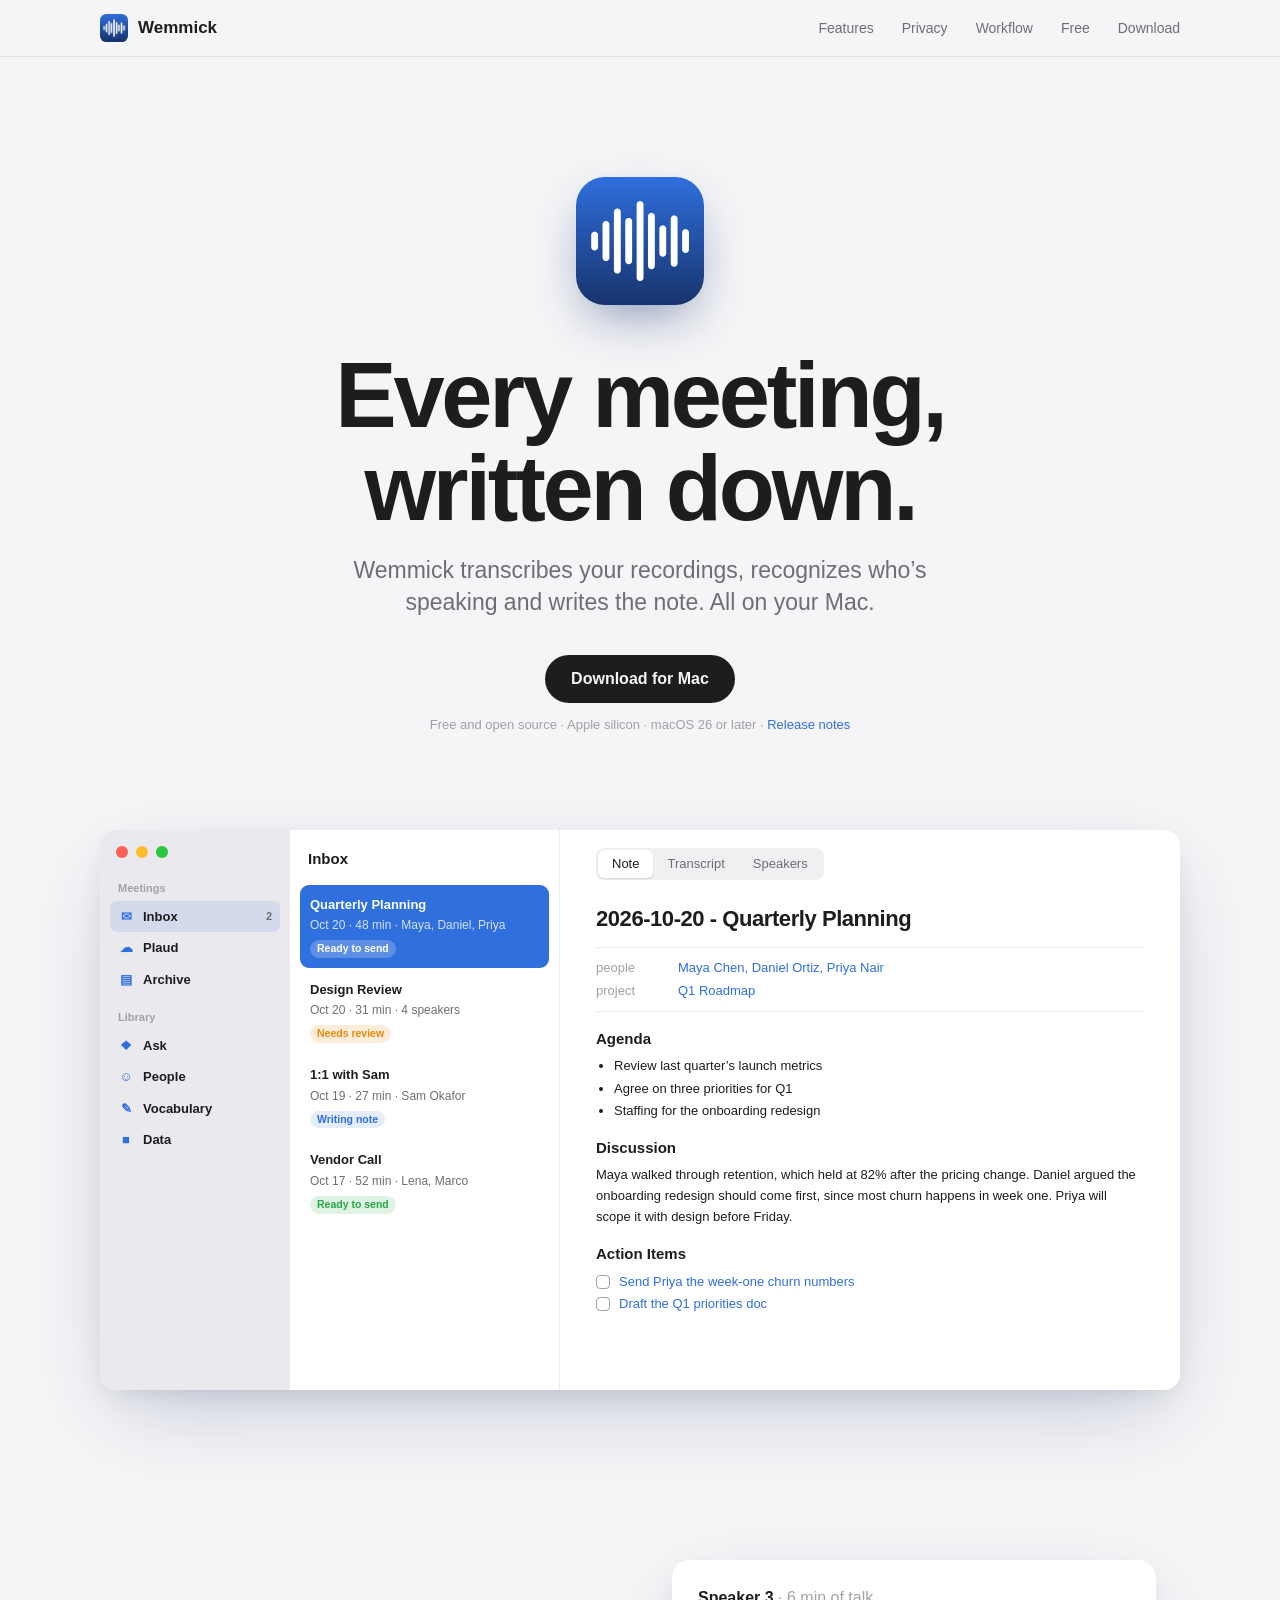
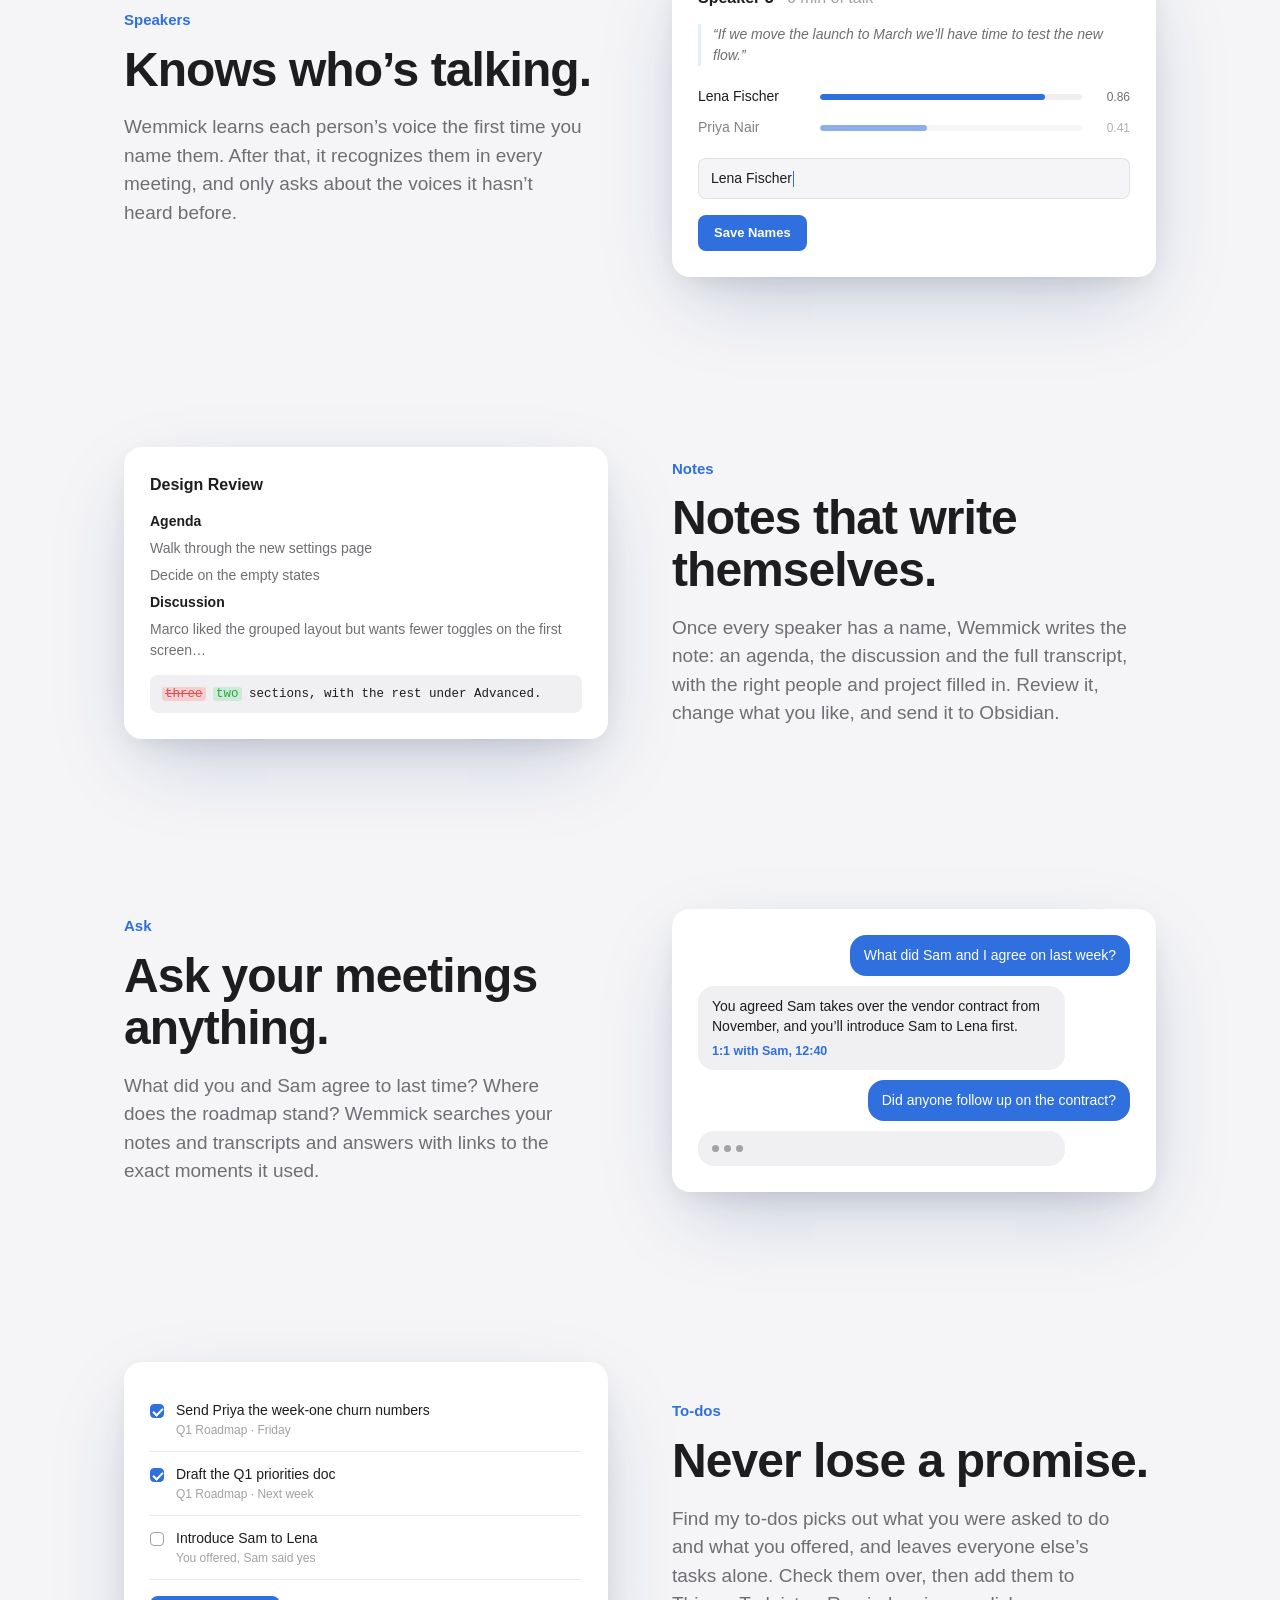
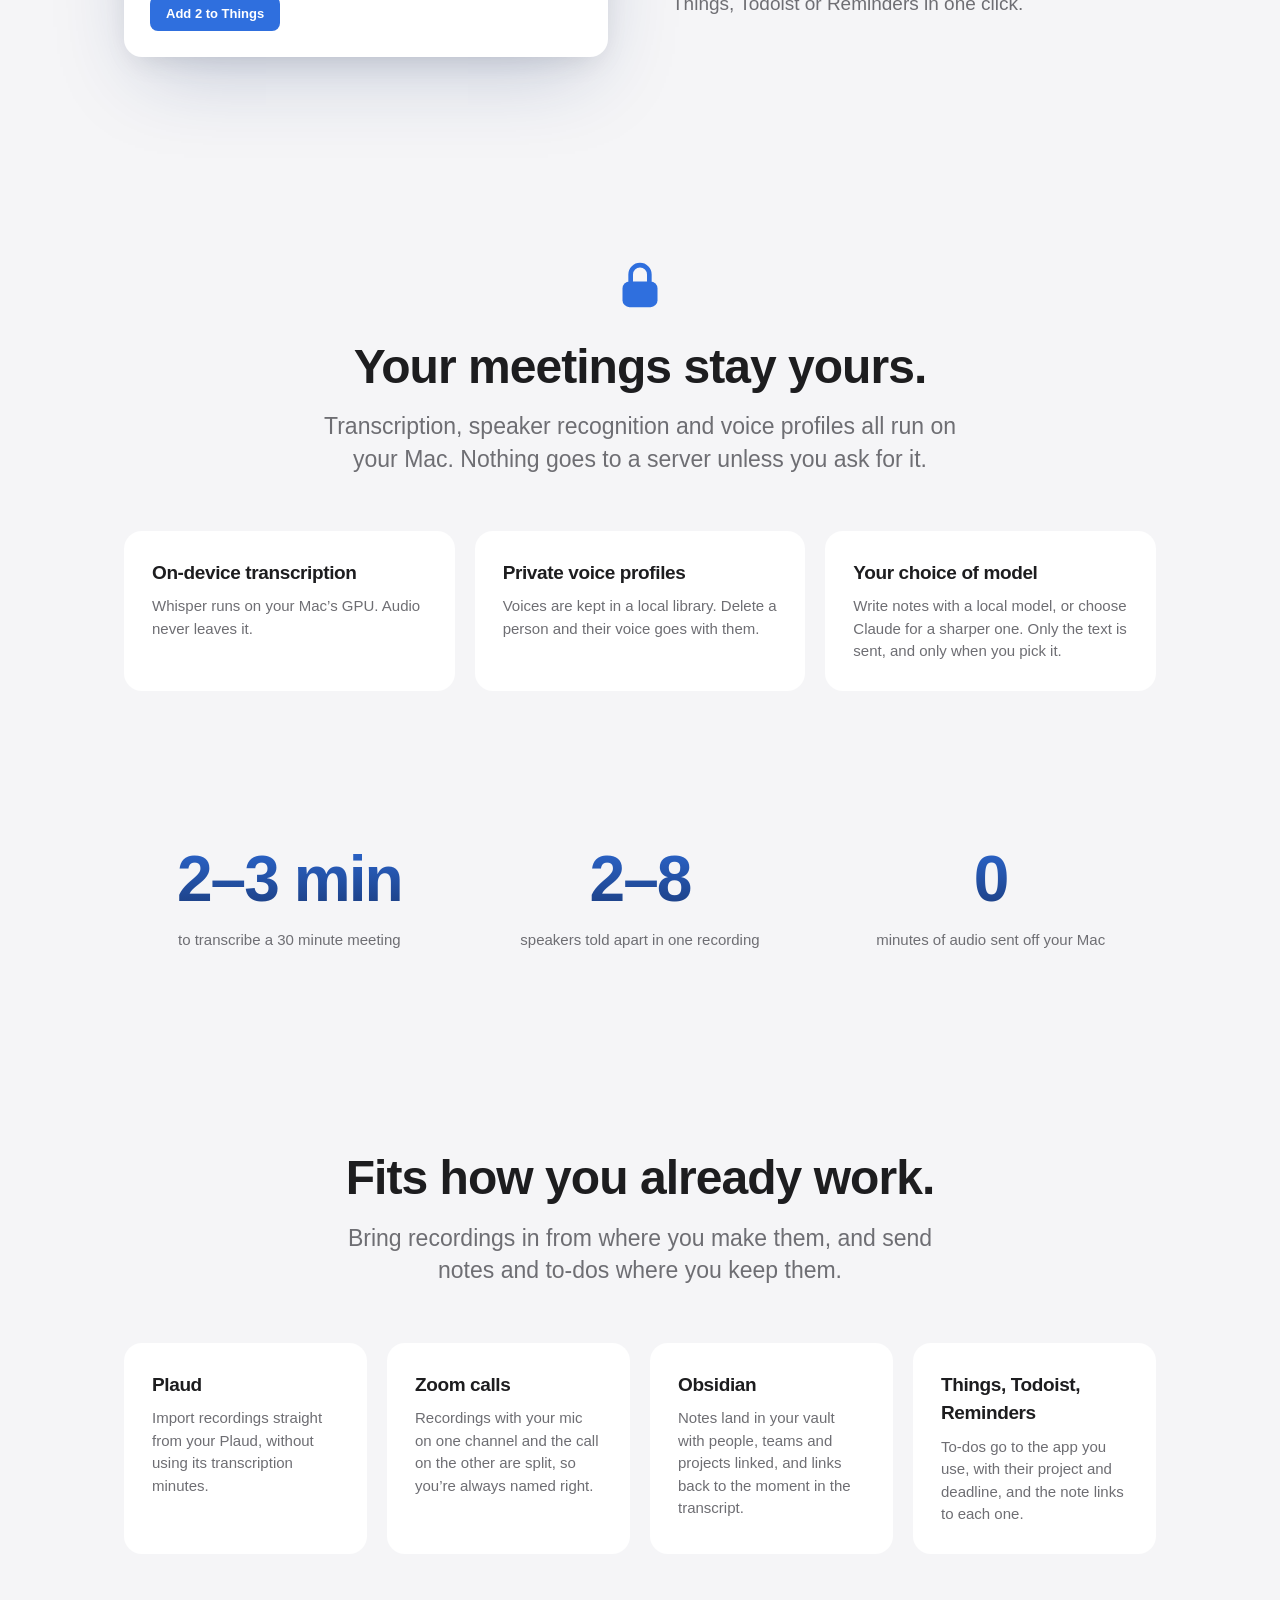
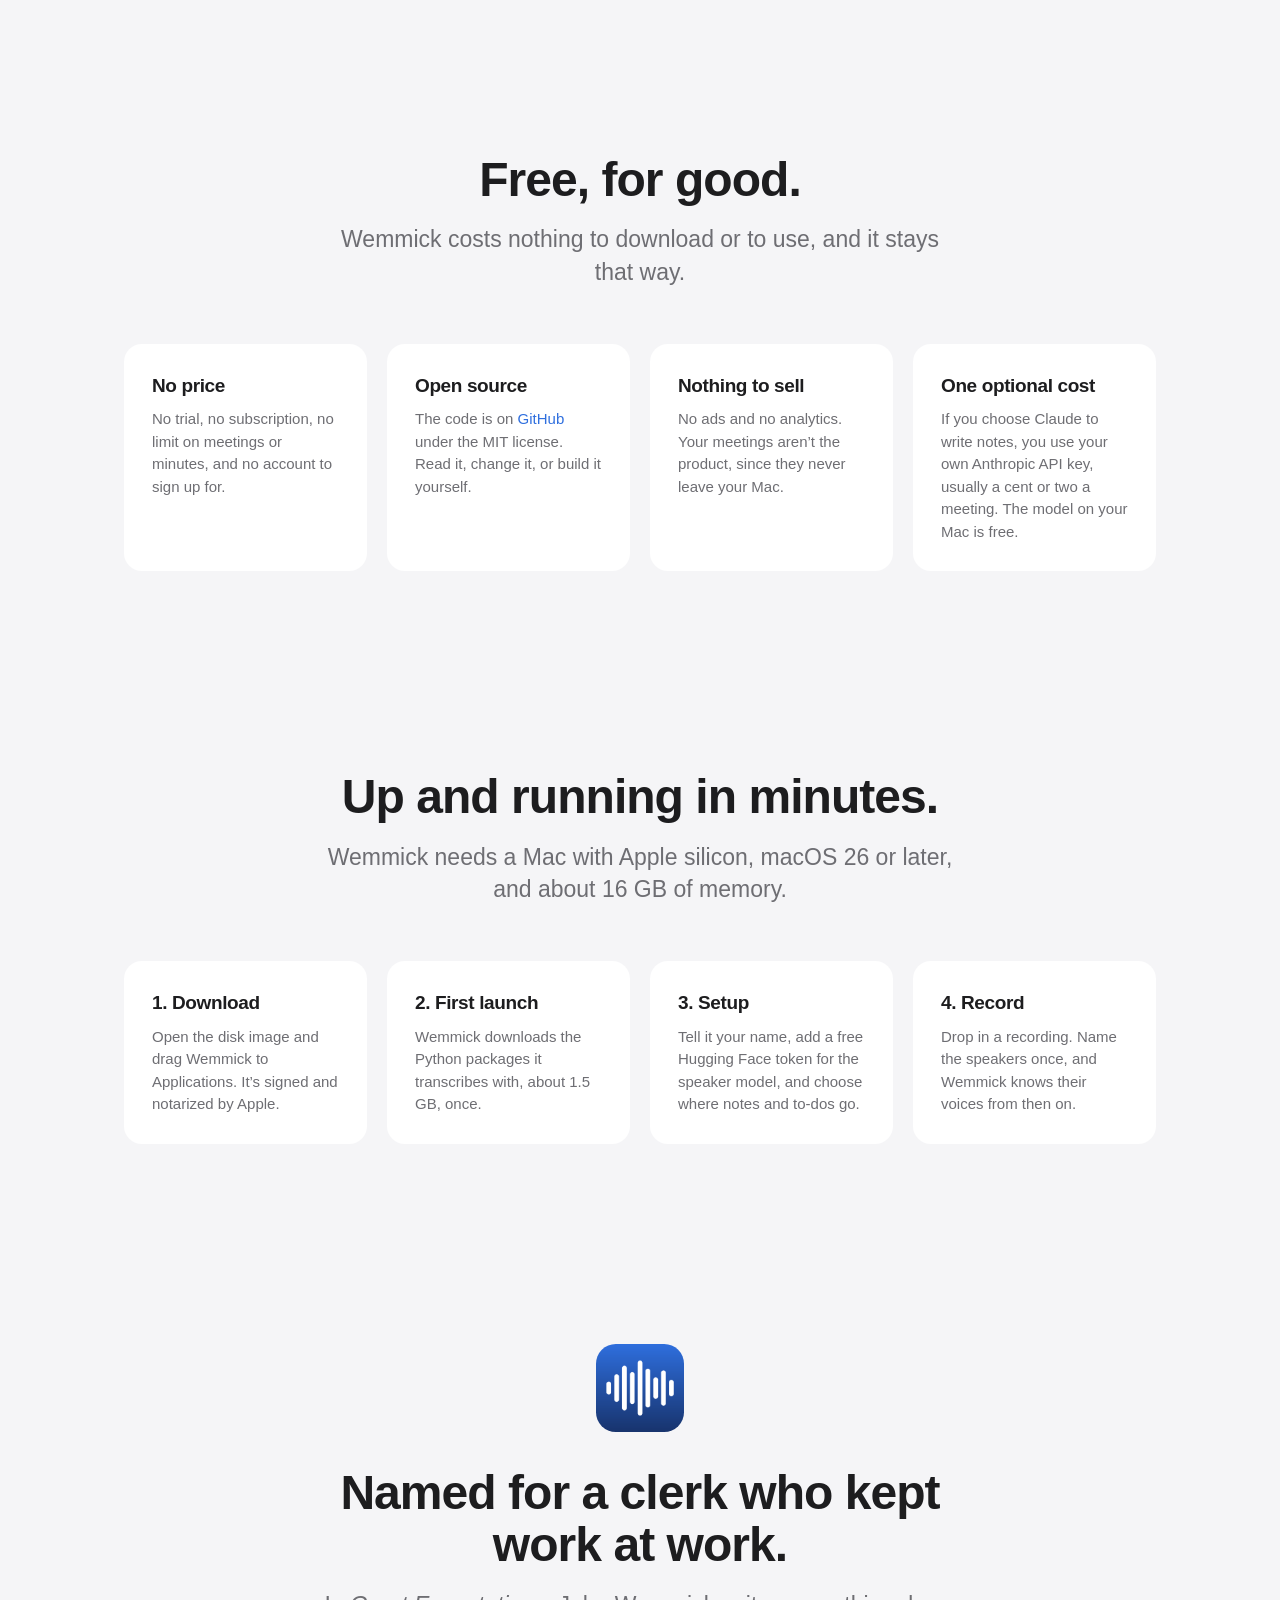
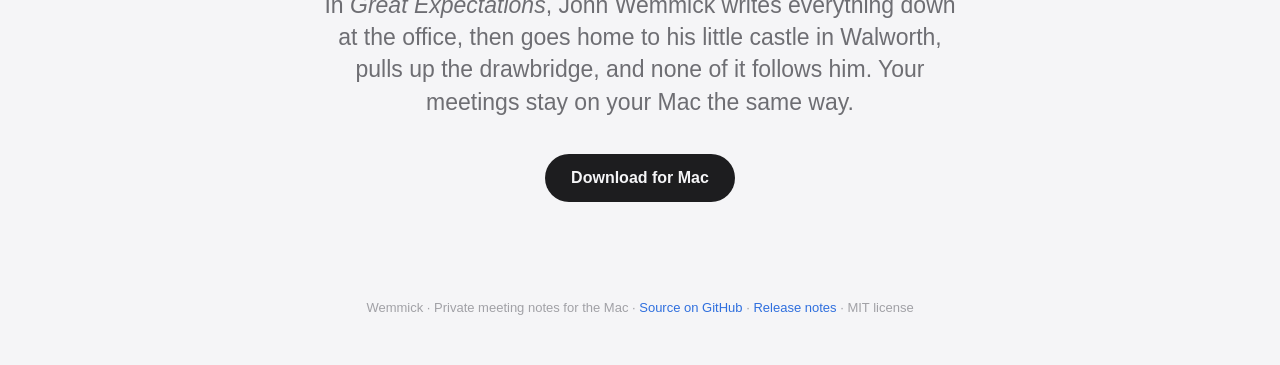
<file: docs/index.html>
<!doctype html>
<html lang="en">
<head>
  <meta charset="utf-8">
  <meta name="viewport" content="width=device-width, initial-scale=1">
  <title>Wemmick – Meeting notes, written on your Mac</title>
  <meta name="description" content="Wemmick transcribes your meetings, recognizes who is speaking and writes the note, all on your Mac. Audio and voice profiles never leave it. Free and open source.">
  <meta property="og:title" content="Wemmick">
  <meta property="og:description" content="Free meeting notes, written on your Mac.">
  <meta property="og:image" content="https://wemmick.app/icon.png">
  <meta property="og:url" content="https://wemmick.app/">
  <meta name="theme-color" content="#f5f5f7" media="(prefers-color-scheme: light)">
  <meta name="theme-color" content="#0b0b0d" media="(prefers-color-scheme: dark)">
  <link rel="icon" href="favicon.png">
  <link rel="apple-touch-icon" href="icon.png">
  <link rel="stylesheet" href="style.css">
</head>
<body>

<header class="nav">
  <a class="brand" href="#top"><img src="icon.png" alt="" width="28" height="28"> Wemmick</a>
  <nav>
    <a href="#features">Features</a>
    <a href="#privacy">Privacy</a>
    <a href="#workflow">Workflow</a>
    <a href="#free">Free</a>
    <a href="#start">Download</a>
  </nav>
</header>

<main id="top">

  <!-- hero -->
  <section class="hero">
    <img class="hero-icon" src="icon.png" alt="Wemmick app icon" width="128" height="128">
    <h1>Every meeting,<br>written down.</h1>
    <p class="lede">Wemmick transcribes your recordings, recognizes who&rsquo;s speaking and writes the note. All on your Mac.</p>
    <div class="cta">
      <a class="pill" href="https://github.com/JonathanGarro/wemmick/releases/latest/download/Wemmick.dmg">Download for Mac</a>
      <span class="fine">Free and open source · Apple silicon · macOS 26 or later · <a href="https://github.com/JonathanGarro/wemmick/releases">Release notes</a></span>
    </div>
  </section>

  <!-- the app window -->
  <section class="shot reveal" aria-label="Wemmick's Inbox with a meeting note open">
    <div class="window">
      <div class="win-sidebar">
        <div class="lights"><i></i><i></i><i></i></div>
        <p class="side-head">Meetings</p>
        <p class="side-item active"><span class="ico">&#9993;</span>Inbox <b>2</b></p>
        <p class="side-item"><span class="ico">&#9729;</span>Plaud</p>
        <p class="side-item"><span class="ico">&#9636;</span>Archive</p>
        <p class="side-head">Library</p>
        <p class="side-item"><span class="ico">&#10070;</span>Ask</p>
        <p class="side-item"><span class="ico">&#9786;</span>People</p>
        <p class="side-item"><span class="ico">&#9998;</span>Vocabulary</p>
        <p class="side-item"><span class="ico">&#9632;</span>Data</p>
      </div>
      <div class="win-list">
        <p class="list-title">Inbox</p>
        <div class="row selected">
          <strong>Quarterly Planning</strong>
          <span>Oct 20 · 48 min · Maya, Daniel, Priya</span>
          <em class="tag ready">Ready to send</em>
        </div>
        <div class="row">
          <strong>Design Review</strong>
          <span>Oct 20 · 31 min · 4 speakers</span>
          <em class="tag review">Needs review</em>
        </div>
        <div class="row">
          <strong>1:1 with Sam</strong>
          <span>Oct 19 · 27 min · Sam Okafor</span>
          <em class="tag writing">Writing note</em>
        </div>
        <div class="row">
          <strong>Vendor Call</strong>
          <span>Oct 17 · 52 min · Lena, Marco</span>
          <em class="tag ready">Ready to send</em>
        </div>
      </div>
      <div class="win-note">
        <div class="note-tabs"><span class="on">Note</span><span>Transcript</span><span>Speakers</span></div>
        <h3>2026-10-20 - Quarterly Planning</h3>
        <div class="props">
          <span>people</span><em>Maya Chen, Daniel Ortiz, Priya Nair</em>
          <span>project</span><em>Q1 Roadmap</em>
        </div>
        <h4>Agenda</h4>
        <ul>
          <li>Review last quarter&rsquo;s launch metrics</li>
          <li>Agree on three priorities for Q1</li>
          <li>Staffing for the onboarding redesign</li>
        </ul>
        <h4>Discussion</h4>
        <p>Maya walked through retention, which held at 82% after the pricing change. Daniel argued the onboarding redesign should come first, since most churn happens in week one. Priya will scope it with design before Friday.</p>
        <h4>Action Items</h4>
        <ul class="todos">
          <li><span class="box"></span>Send Priya the week-one churn numbers</li>
          <li><span class="box"></span>Draft the Q1 priorities doc</li>
        </ul>
      </div>
    </div>
  </section>

  <!-- features -->
  <section id="features" class="feature reveal">
    <div class="copy">
      <p class="kicker">Speakers</p>
      <h2>Knows who&rsquo;s talking.</h2>
      <p>Wemmick learns each person&rsquo;s voice the first time you name them. After that, it recognizes them in every meeting, and only asks about the voices it hasn&rsquo;t heard before.</p>
    </div>
    <div class="card speakers">
      <p class="card-head">Speaker 3 <span>· 6 min of talk</span></p>
      <p class="quote">&ldquo;If we move the launch to March we&rsquo;ll have time to test the new flow.&rdquo;</p>
      <div class="match"><span>Lena Fischer</span><i style="--w:86%"></i><b>0.86</b></div>
      <div class="match dim"><span>Priya Nair</span><i style="--w:41%"></i><b>0.41</b></div>
      <div class="name-field">Lena Fischer<span class="caret"></span></div>
      <div class="btn">Save Names</div>
    </div>
  </section>

  <section class="feature flip reveal">
    <div class="copy">
      <p class="kicker">Notes</p>
      <h2>Notes that write themselves.</h2>
      <p>Once every speaker has a name, Wemmick writes the note: an agenda, the discussion and the full transcript, with the right people and project filled in. Review it, change what you like, and send it to Obsidian.</p>
    </div>
    <div class="card note">
      <p class="card-head">Design Review</p>
      <p class="line"><b>Agenda</b></p>
      <p class="line">Walk through the new settings page</p>
      <p class="line">Decide on the empty states</p>
      <p class="line"><b>Discussion</b></p>
      <p class="line">Marco liked the grouped layout but wants fewer toggles on the first screen&hellip;</p>
      <p class="diff"><del>three</del> <ins>two</ins> sections, with the rest under Advanced.</p>
    </div>
  </section>

  <section class="feature reveal">
    <div class="copy">
      <p class="kicker">Ask</p>
      <h2>Ask your meetings anything.</h2>
      <p>What did you and Sam agree to last time? Where does the roadmap stand? Wemmick searches your notes and transcripts and answers with links to the exact moments it used.</p>
    </div>
    <div class="card chat">
      <p class="bubble me">What did Sam and I agree on last week?</p>
      <p class="bubble">You agreed Sam takes over the vendor contract from November, and you&rsquo;ll introduce Sam to Lena first. <a>1:1 with Sam, 12:40</a></p>
      <p class="bubble me">Did anyone follow up on the contract?</p>
      <p class="bubble typing"><i></i><i></i><i></i></p>
    </div>
  </section>

  <section class="feature flip reveal">
    <div class="copy">
      <p class="kicker">To-dos</p>
      <h2>Never lose a promise.</h2>
      <p>Find my to-dos picks out what you were asked to do and what you offered, and leaves everyone else&rsquo;s tasks alone. Check them over, then add them to Things, Todoist or Reminders in one click.</p>
    </div>
    <div class="card todos-card">
      <p class="todo"><span class="box on"></span>Send Priya the week-one churn numbers<small>Q1 Roadmap · Friday</small></p>
      <p class="todo"><span class="box on"></span>Draft the Q1 priorities doc<small>Q1 Roadmap · Next week</small></p>
      <p class="todo"><span class="box"></span>Introduce Sam to Lena<small>You offered, Sam said yes</small></p>
      <div class="btn">Add 2 to Things</div>
    </div>
  </section>

  <!-- privacy -->
  <section id="privacy" class="privacy reveal">
    <div class="lock" aria-hidden="true">
      <svg viewBox="0 0 48 48" width="56" height="56"><rect x="9" y="21" width="30" height="22" rx="6" fill="currentColor"/><path d="M16 21v-6a8 8 0 0 1 16 0v6" fill="none" stroke="currentColor" stroke-width="4" stroke-linecap="round"/></svg>
    </div>
    <h2>Your meetings stay yours.</h2>
    <p class="lede">Transcription, speaker recognition and voice profiles all run on your Mac. Nothing goes to a server unless you ask for it.</p>
    <div class="grid3">
      <div>
        <h3>On-device transcription</h3>
        <p>Whisper runs on your Mac&rsquo;s GPU. Audio never leaves it.</p>
      </div>
      <div>
        <h3>Private voice profiles</h3>
        <p>Voices are kept in a local library. Delete a person and their voice goes with them.</p>
      </div>
      <div>
        <h3>Your choice of model</h3>
        <p>Write notes with a local model, or choose Claude for a sharper one. Only the text is sent, and only when you pick it.</p>
      </div>
    </div>
  </section>

  <!-- speed -->
  <section class="stats reveal">
    <div><b>2&ndash;3 min</b><span>to transcribe a 30 minute meeting</span></div>
    <div><b>2&ndash;8</b><span>speakers told apart in one recording</span></div>
    <div><b>0</b><span>minutes of audio sent off your Mac</span></div>
  </section>

  <!-- workflow -->
  <section id="workflow" class="workflow reveal">
    <h2>Fits how you already work.</h2>
    <p class="lede">Bring recordings in from where you make them, and send notes and to-dos where you keep them.</p>
    <div class="tiles">
      <div class="tile"><h3>Plaud</h3><p>Import recordings straight from your Plaud, without using its transcription minutes.</p></div>
      <div class="tile"><h3>Zoom calls</h3><p>Recordings with your mic on one channel and the call on the other are split, so you&rsquo;re always named right.</p></div>
      <div class="tile"><h3>Obsidian</h3><p>Notes land in your vault with people, teams and projects linked, and links back to the moment in the transcript.</p></div>
      <div class="tile"><h3>Things, Todoist, Reminders</h3><p>To-dos go to the app you use, with their project and deadline, and the note links to each one.</p></div>
    </div>
  </section>

  <!-- getting started -->
  <!-- free -->
  <section id="free" class="workflow reveal">
    <h2>Free, for good.</h2>
    <p class="lede">Wemmick costs nothing to download or to use, and it stays that way.</p>
    <div class="tiles">
      <div class="tile"><h3>No price</h3><p>No trial, no subscription, no limit on meetings or minutes, and no account to sign up for.</p></div>
      <div class="tile"><h3>Open source</h3><p>The code is on <a href="https://github.com/JonathanGarro/wemmick">GitHub</a> under the MIT license. Read it, change it, or build it yourself.</p></div>
      <div class="tile"><h3>Nothing to sell</h3><p>No ads and no analytics. Your meetings aren&rsquo;t the product, since they never leave your Mac.</p></div>
      <div class="tile"><h3>One optional cost</h3><p>If you choose Claude to write notes, you use your own Anthropic API key, usually a cent or two a meeting. The model on your Mac is free.</p></div>
    </div>
  </section>

  <section id="start" class="workflow reveal">
    <h2>Up and running in minutes.</h2>
    <p class="lede">Wemmick needs a Mac with Apple silicon, macOS 26 or later, and about 16 GB of memory.</p>
    <div class="tiles">
      <div class="tile"><h3>1. Download</h3><p>Open the disk image and drag Wemmick to Applications. It&rsquo;s signed and notarized by Apple.</p></div>
      <div class="tile"><h3>2. First launch</h3><p>Wemmick downloads the Python packages it transcribes with, about 1.5 GB, once.</p></div>
      <div class="tile"><h3>3. Setup</h3><p>Tell it your name, add a free Hugging Face token for the speaker model, and choose where notes and to-dos go.</p></div>
      <div class="tile"><h3>4. Record</h3><p>Drop in a recording. Name the speakers once, and Wemmick knows their voices from then on.</p></div>
    </div>
  </section>

  <section class="closing reveal">
    <img src="icon.png" alt="" width="88" height="88">
    <h2>Named for a clerk who kept work at work.</h2>
    <p class="lede">In <em>Great Expectations</em>, John Wemmick writes everything down at the office, then goes home to his little castle in Walworth, pulls up the drawbridge, and none of it follows him. Your meetings stay on your Mac the same way.</p>
      <a class="pill" href="https://github.com/JonathanGarro/wemmick/releases/latest/download/Wemmick.dmg">Download for Mac</a>
  </section>

</main>

<footer>
  <p>Wemmick · Private meeting notes for the Mac · <a href="https://github.com/JonathanGarro/wemmick">Source on GitHub</a> · <a href="https://github.com/JonathanGarro/wemmick/releases">Release notes</a> · MIT license</p>
</footer>

<script>
  // fade sections in as they scroll into view
  const io = new IntersectionObserver(entries => {
    for (const e of entries) if (e.isIntersecting) { e.target.classList.add("in"); io.unobserve(e.target) }
  }, { threshold: 0.15 })
  document.querySelectorAll(".reveal").forEach(el => io.observe(el))
</script>
</body>
</html>
</file>
<file: docs/style.css>
:root {
  --bg: #f5f5f7;
  --surface: #ffffff;
  --surface-2: #f0f0f3;
  --text: #1d1d1f;
  --muted: #6e6e73;
  --faint: #a1a1a6;
  --line: rgba(0, 0, 0, 0.08);
  --accent: #2f6fde;
  --accent-deep: #18346e;
  --accent-soft: rgba(47, 111, 222, 0.12);
  --green: #28a745;
  --orange: #e8890c;
  --shadow: 0 30px 80px -20px rgba(24, 52, 110, 0.25), 0 10px 30px -10px rgba(0, 0, 0, 0.12);
  --sidebar: #e9e9ee;
  color-scheme: light dark;
}

@media (prefers-color-scheme: dark) {
  :root {
    --bg: #0b0b0d;
    --surface: #1c1c1f;
    --surface-2: #26262a;
    --text: #f5f5f7;
    --muted: #a1a1a6;
    --faint: #6e6e73;
    --line: rgba(255, 255, 255, 0.09);
    --accent: #4d8bf5;
    --accent-soft: rgba(77, 139, 245, 0.16);
    --green: #3ccf65;
    --orange: #ffa53a;
    --shadow: 0 30px 80px -20px rgba(0, 0, 0, 0.7), 0 0 0 1px rgba(255, 255, 255, 0.06);
    --sidebar: #232327;
  }
}

* { box-sizing: border-box; margin: 0; padding: 0; }

html { scroll-behavior: smooth; }

body {
  background: var(--bg);
  color: var(--text);
  font: 17px/1.5 -apple-system, BlinkMacSystemFont, "SF Pro Text", "Helvetica Neue", Helvetica, Arial, sans-serif;
  -webkit-font-smoothing: antialiased;
  overflow-x: hidden;
}

h1, h2, h3 { font-family: -apple-system, BlinkMacSystemFont, "SF Pro Display", "Helvetica Neue", sans-serif; letter-spacing: -0.02em; }
h2 { font-size: clamp(32px, 5vw, 48px); line-height: 1.08; font-weight: 700; }
.lede { font-size: clamp(19px, 2.2vw, 23px); color: var(--muted); max-width: 640px; margin: 18px auto 0; line-height: 1.4; }
a { color: var(--accent); text-decoration: none; }

section { padding: 0 24px; }

/* nav */
.nav {
  position: sticky; top: 0; z-index: 10;
  display: flex; align-items: center; justify-content: space-between;
  padding: 14px max(24px, calc((100vw - 1080px) / 2));
  background: color-mix(in srgb, var(--bg) 78%, transparent);
  backdrop-filter: saturate(180%) blur(20px);
  -webkit-backdrop-filter: saturate(180%) blur(20px);
  border-bottom: 1px solid var(--line);
}
.brand { display: flex; align-items: center; gap: 10px; color: var(--text); font-weight: 600; }
.brand img { border-radius: 22.5%; }
.nav nav { display: flex; gap: 28px; font-size: 14px; }
.nav nav a { color: var(--muted); transition: color .2s; }
.nav nav a:hover { color: var(--text); }

/* hero */
.hero { text-align: center; padding-top: clamp(64px, 11vw, 120px); }
.hero-icon { border-radius: 22.5%; box-shadow: 0 20px 50px -12px rgba(24, 52, 110, 0.5); }
.hero h1 { font-size: clamp(48px, 9vw, 92px); line-height: 1.02; font-weight: 800; margin-top: 36px; letter-spacing: -0.035em; }
.cta { margin-top: 36px; display: flex; flex-direction: column; align-items: center; gap: 12px; }
.pill {
  display: inline-block; padding: 12px 26px; border-radius: 999px;
  background: var(--text); color: var(--bg); font-weight: 600; font-size: 16px;
}
a.pill { transition: transform .15s, opacity .15s; }
a.pill:hover { transform: translateY(-1px); opacity: .9; }
.fine { font-size: 13px; color: var(--faint); }

/* the app window */
.shot { margin: clamp(56px, 8vw, 96px) auto 0; max-width: 1128px; }
.window {
  display: grid; grid-template-columns: 190px 270px 1fr;
  height: 560px; border-radius: 16px; overflow: hidden;
  background: var(--surface); box-shadow: var(--shadow);
  font-size: 13px; text-align: left;
}
.win-sidebar { background: var(--sidebar); padding: 16px 10px; }
.lights { display: flex; gap: 8px; margin: 0 6px 22px; }
.lights i { width: 12px; height: 12px; border-radius: 50%; background: #ff5f57; }
.lights i:nth-child(2) { background: #febc2e; }
.lights i:nth-child(3) { background: #28c840; }
.side-head { font-size: 11px; font-weight: 600; color: var(--faint); margin: 14px 8px 4px; }
.side-item { display: flex; align-items: center; gap: 9px; padding: 6px 8px; border-radius: 7px; font-weight: 600; }
.side-item .ico { color: var(--accent); width: 16px; text-align: center; }
.side-item b { margin-left: auto; font-size: 11px; color: var(--muted); }
.side-item.active { background: var(--accent-soft); }

.win-list { border-right: 1px solid var(--line); padding: 16px 10px; }
.list-title { font-weight: 700; font-size: 15px; margin: 2px 8px 14px; }
.row { padding: 10px; border-radius: 9px; display: grid; gap: 2px; margin-bottom: 2px; }
.row strong { font-size: 13px; }
.row span { color: var(--muted); font-size: 12px; }
.row.selected { background: var(--accent); color: #fff; }
.row.selected span { color: rgba(255, 255, 255, 0.8); }
.tag { font-style: normal; font-size: 10.5px; font-weight: 600; justify-self: start; margin-top: 4px; padding: 1px 7px; border-radius: 99px; }
.tag.ready { color: var(--green); background: color-mix(in srgb, var(--green) 15%, transparent); }
.tag.review { color: var(--orange); background: color-mix(in srgb, var(--orange) 15%, transparent); }
.tag.writing { color: var(--accent); background: var(--accent-soft); }
.row.selected .tag { color: #fff; background: rgba(255, 255, 255, 0.22); }

.win-note { padding: 18px 36px; overflow: hidden; }
.note-tabs { display: inline-flex; background: var(--surface-2); border-radius: 8px; padding: 2px; margin-bottom: 22px; }
.note-tabs span { padding: 4px 14px; border-radius: 6px; color: var(--muted); font-weight: 500; }
.note-tabs .on { background: var(--surface); color: var(--text); box-shadow: 0 1px 2px rgba(0, 0, 0, 0.12); }
.win-note h3 { font-size: 22px; }
.props { display: grid; grid-template-columns: 70px 1fr; gap: 4px 12px; margin: 12px 0 6px; padding: 10px 0; border-block: 1px solid var(--line); }
.props span { color: var(--faint); }
.props em { font-style: normal; color: var(--accent); }
.win-note h4 { font-size: 15px; margin: 16px 0 6px; }
.win-note ul { padding-left: 18px; color: var(--text); }
.win-note li { margin: 3px 0; }
.win-note p { color: var(--text); line-height: 1.6; max-width: 560px; }
.todos { list-style: none; padding: 0 !important; }
.todos li { display: flex; align-items: center; gap: 9px; color: var(--accent) !important; }
.box { width: 14px; height: 14px; border: 1.5px solid var(--faint); border-radius: 4px; flex: none; }
.box.on { background: var(--accent); border-color: var(--accent); position: relative; }
.box.on::after { content: ""; position: absolute; left: 4px; top: 1px; width: 4px; height: 8px; border: solid #fff; border-width: 0 2px 2px 0; transform: rotate(45deg); }

/* features */
.feature {
  max-width: 1080px; margin: clamp(96px, 14vw, 170px) auto 0;
  display: grid; grid-template-columns: 1fr 1fr; gap: 64px; align-items: center;
}
.feature.flip .copy { order: 2; }
.kicker { color: var(--accent); font-weight: 600; font-size: 15px; margin-bottom: 12px; }
.copy p:not(.kicker) { color: var(--muted); font-size: 19px; margin-top: 18px; max-width: 460px; }

.card { background: var(--surface); border-radius: 18px; padding: 26px; box-shadow: var(--shadow); font-size: 14px; }
.card-head { font-weight: 700; font-size: 16px; margin-bottom: 14px; }
.card-head span { color: var(--faint); font-weight: 400; }
.quote { color: var(--muted); font-style: italic; border-left: 3px solid var(--accent-soft); padding-left: 12px; margin-bottom: 20px; }
.match { display: grid; grid-template-columns: 110px 1fr 36px; align-items: center; gap: 12px; margin: 10px 0; }
.match i { height: 6px; border-radius: 3px; background: var(--surface-2); position: relative; overflow: hidden; }
.match i::after { content: ""; position: absolute; inset: 0; width: var(--w); background: var(--accent); border-radius: 3px; }
.match b { font-size: 12px; color: var(--muted); text-align: right; font-weight: 500; }
.match.dim { opacity: 0.55; }
.name-field { margin-top: 20px; border: 1px solid var(--line); background: var(--bg); border-radius: 8px; padding: 9px 12px; display: flex; align-items: center; }
.caret { width: 1.5px; height: 16px; background: var(--accent); margin-left: 1px; animation: blink 1.1s steps(1) infinite; }
@keyframes blink { 50% { opacity: 0; } }
.btn { margin-top: 16px; display: inline-block; background: var(--accent); color: #fff; font-weight: 600; padding: 8px 16px; border-radius: 8px; font-size: 13px; }

.note .line { margin: 6px 0; color: var(--muted); }
.note .line b { color: var(--text); }
.diff { margin-top: 14px; padding: 10px 12px; border-radius: 8px; background: var(--surface-2); font-family: ui-monospace, "SF Mono", Menlo, monospace; font-size: 12.5px; }
del { background: rgba(255, 69, 58, 0.18); color: #e5484d; text-decoration: line-through; padding: 0 3px; border-radius: 3px; }
ins { background: rgba(48, 209, 88, 0.18); color: var(--green); text-decoration: none; padding: 0 3px; border-radius: 3px; }

.chat { display: flex; flex-direction: column; gap: 10px; }
.bubble { max-width: 85%; padding: 10px 14px; border-radius: 16px; background: var(--surface-2); line-height: 1.45; }
.bubble a { display: block; margin-top: 6px; font-size: 12.5px; font-weight: 600; }
.bubble.me { align-self: flex-end; background: var(--accent); color: #fff; }
.typing { display: flex; gap: 5px; padding: 14px; }
.typing i { width: 7px; height: 7px; border-radius: 50%; background: var(--faint); animation: dot 1.2s infinite; }
.typing i:nth-child(2) { animation-delay: .15s; }
.typing i:nth-child(3) { animation-delay: .3s; }
@keyframes dot { 0%, 60%, 100% { opacity: .3; transform: none; } 30% { opacity: 1; transform: translateY(-3px); } }

.todo { display: grid; grid-template-columns: 14px 1fr; column-gap: 12px; padding: 12px 0; border-bottom: 1px solid var(--line); }
.todo .box { margin-top: 4px; grid-row: span 2; }
.todo small { color: var(--faint); font-size: 12px; }

/* privacy */
.privacy { text-align: center; max-width: 1080px; margin: clamp(120px, 16vw, 200px) auto 0; }
.lock { color: var(--accent); margin-bottom: 20px; }
.grid3 { display: grid; grid-template-columns: repeat(3, 1fr); gap: 20px; margin-top: 56px; text-align: left; }
.grid3 > div, .tile { background: var(--surface); border-radius: 18px; padding: 28px; }
.grid3 h3, .tile h3 { font-size: 19px; margin-bottom: 8px; }
.grid3 p, .tile p { color: var(--muted); font-size: 15px; }

/* stats */
.stats { max-width: 1080px; margin: clamp(96px, 12vw, 140px) auto 0; display: grid; grid-template-columns: repeat(3, 1fr); gap: 20px; text-align: center; }
.stats b {
  display: block; font-size: clamp(44px, 6vw, 64px); font-weight: 800; letter-spacing: -0.03em;
  background: linear-gradient(180deg, var(--accent), var(--accent-deep));
  -webkit-background-clip: text; background-clip: text; color: transparent;
}
@media (prefers-color-scheme: dark) { .stats b { background: linear-gradient(180deg, #8db4ff, var(--accent)); -webkit-background-clip: text; background-clip: text; } }
.stats span { color: var(--muted); font-size: 15px; }

/* workflow */
.workflow { text-align: center; max-width: 1080px; margin: clamp(120px, 16vw, 200px) auto 0; scroll-margin-top: 80px; }
.tiles { display: grid; grid-template-columns: repeat(4, 1fr); gap: 20px; margin-top: 56px; text-align: left; }

/* closing */
.closing { text-align: center; max-width: 760px; margin: clamp(120px, 16vw, 200px) auto 0; }
.closing img { border-radius: 22.5%; margin-bottom: 28px; }
.closing .pill { margin-top: 36px; }

footer { text-align: center; color: var(--faint); font-size: 13px; padding: 96px 24px 48px; }

/* scroll reveal */
.reveal { opacity: 0; transform: translateY(24px); transition: opacity .8s ease, transform .8s ease; }
.reveal.in { opacity: 1; transform: none; }
@media (prefers-reduced-motion: reduce) {
  .reveal { opacity: 1; transform: none; transition: none; }
  .caret, .typing i { animation: none; }
}

/* narrower screens */
@media (max-width: 960px) {
  .window { grid-template-columns: 190px 1fr; }
  .win-note { display: none; }
  .tiles { grid-template-columns: repeat(2, 1fr); }
}
@media (max-width: 760px) {
  .feature { grid-template-columns: 1fr; gap: 36px; }
  .feature.flip .copy { order: 0; }
  .grid3, .stats { grid-template-columns: 1fr; }
  .stats { gap: 36px; }
  .nav nav { display: none; }
}
@media (max-width: 560px) {
  section { padding: 0 16px; }
  .window { grid-template-columns: 1fr; height: auto; }
  .win-sidebar { display: none; }
  .win-list { border: 0; }
  .tiles { grid-template-columns: 1fr; }
  .match { grid-template-columns: 90px 1fr 32px; }
}
</file>
